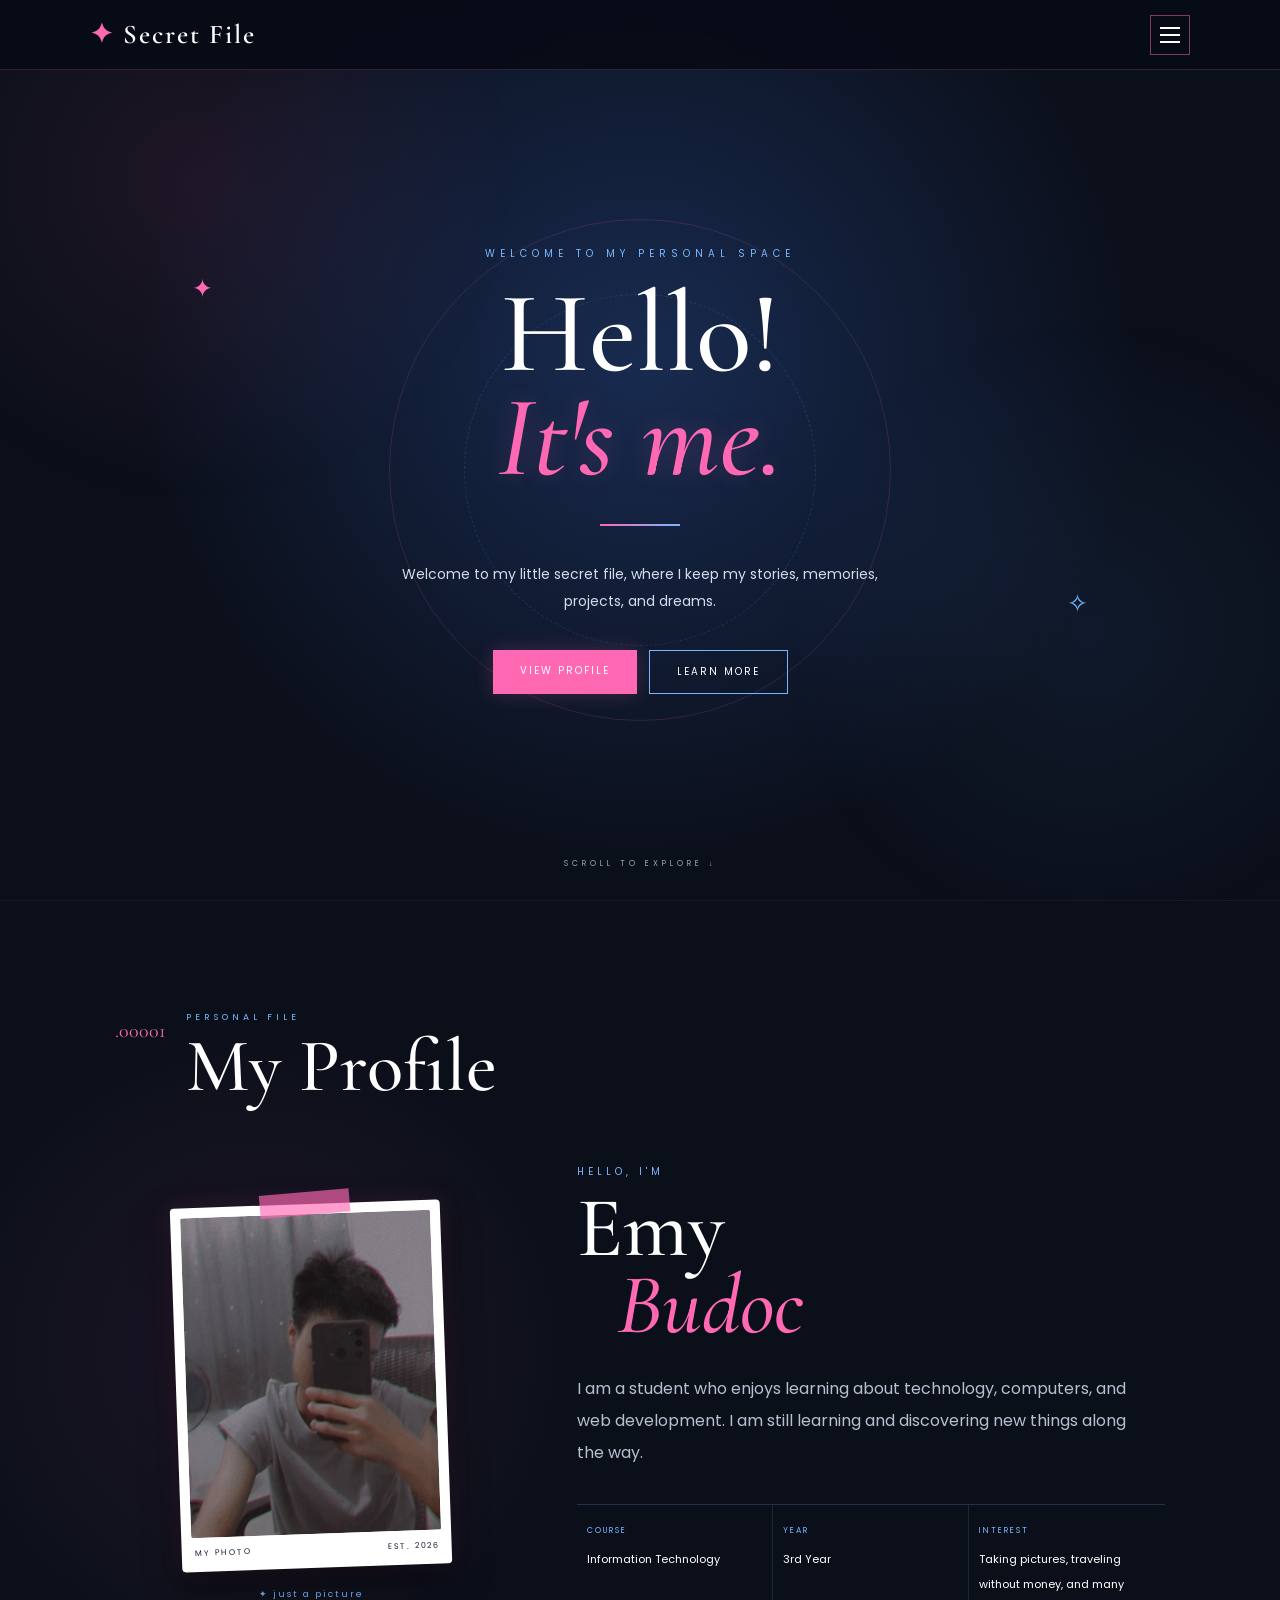
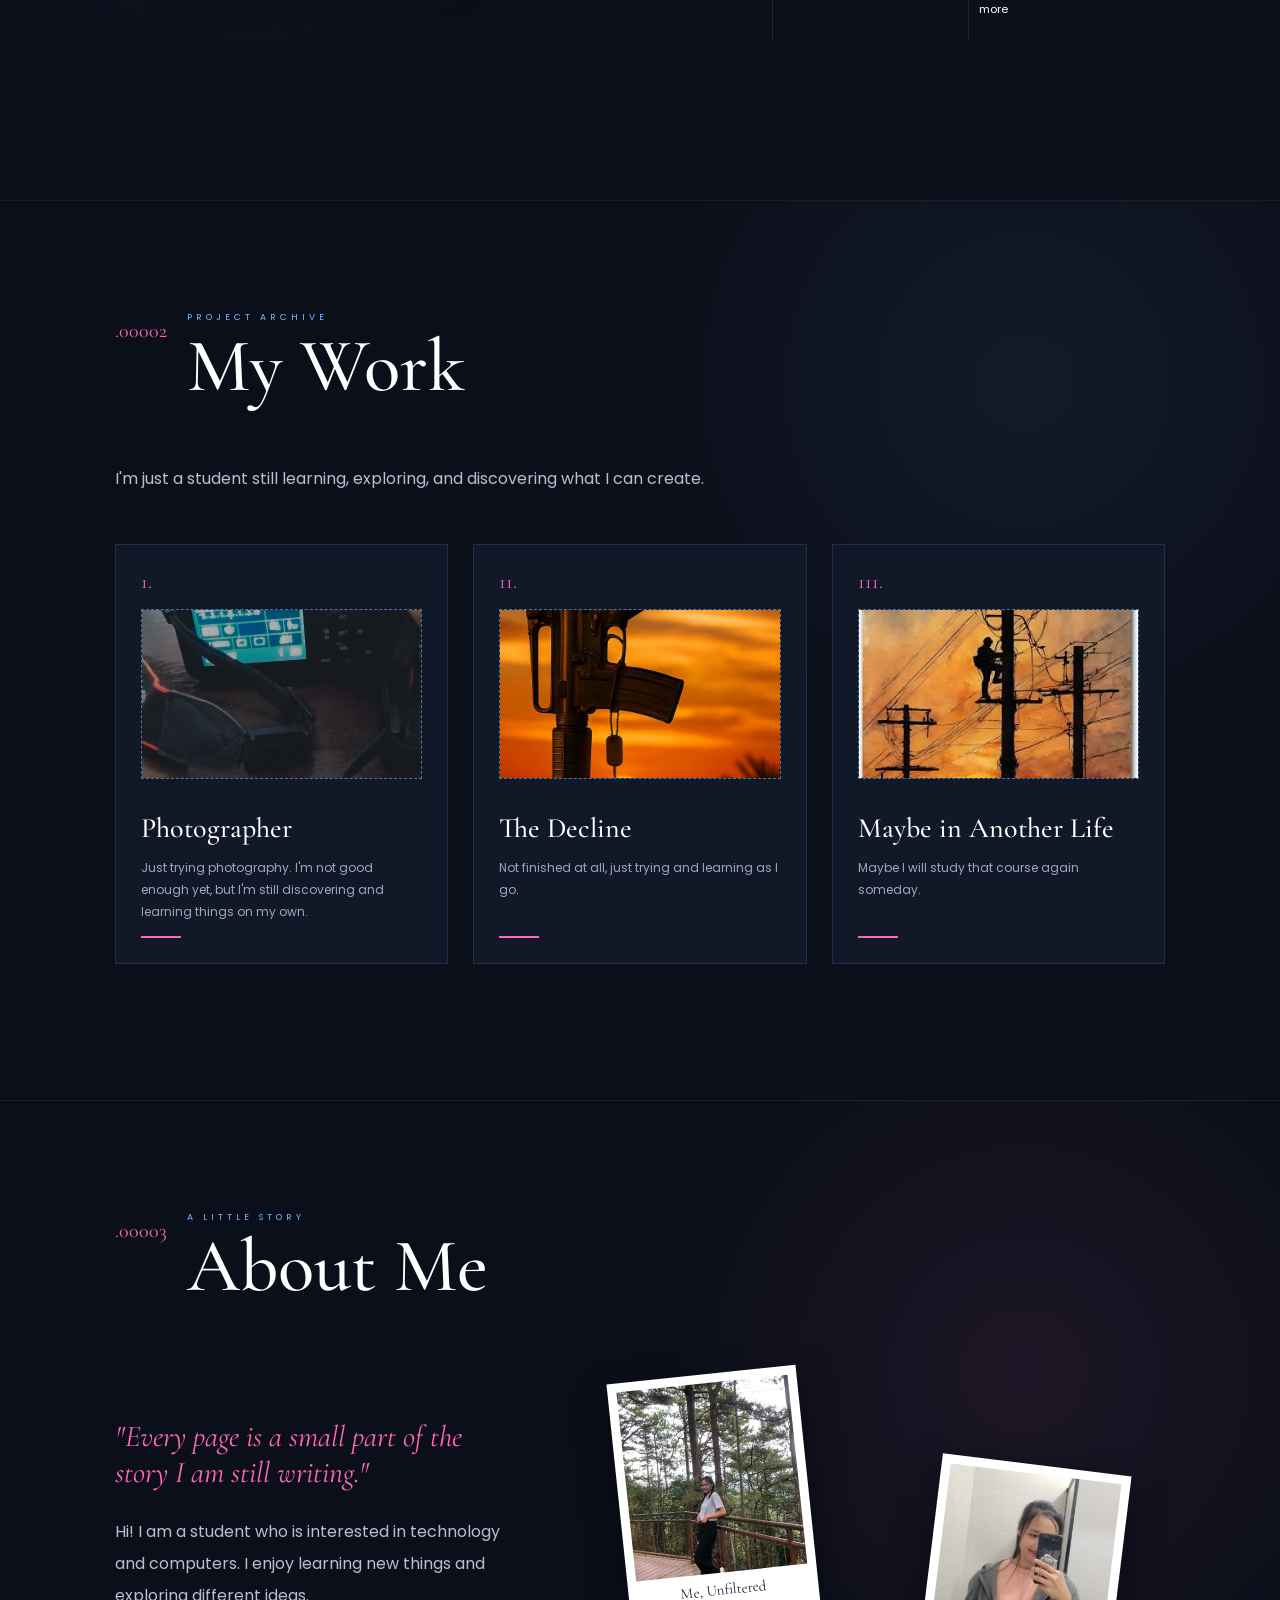
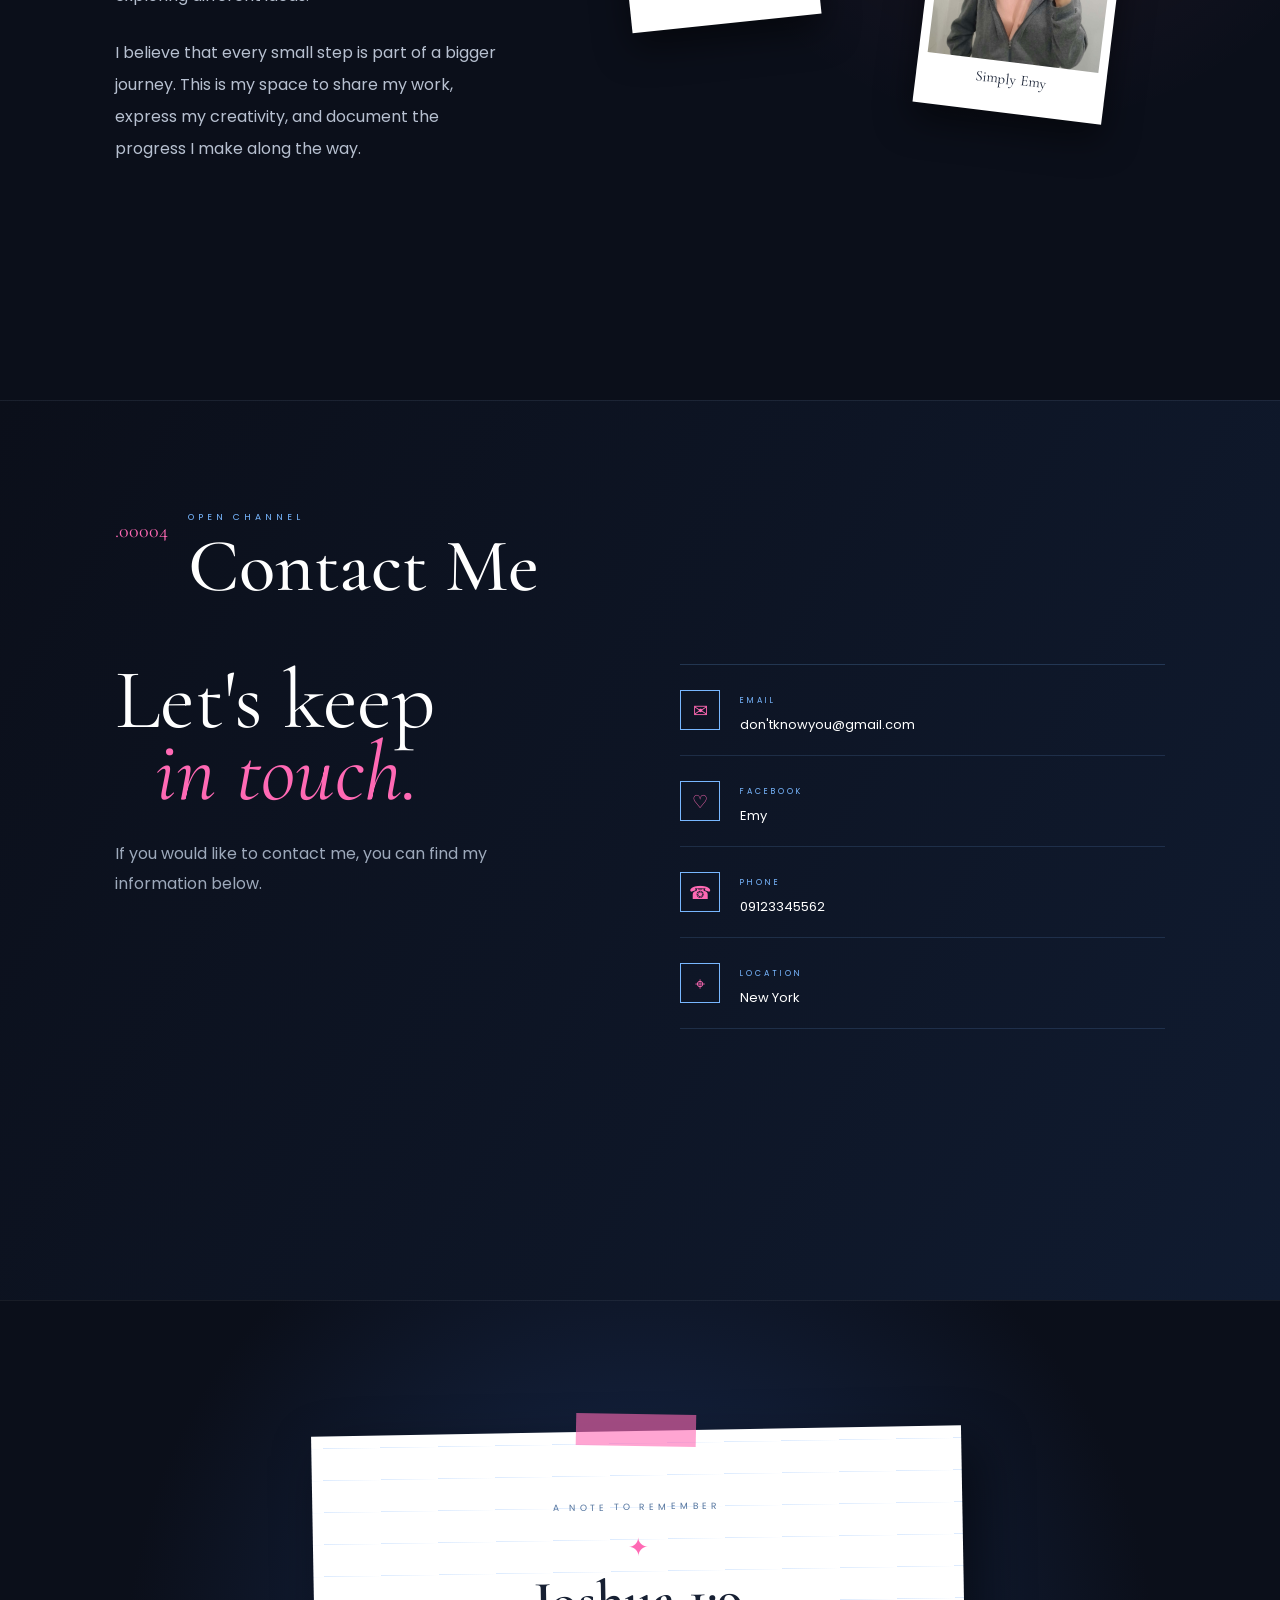
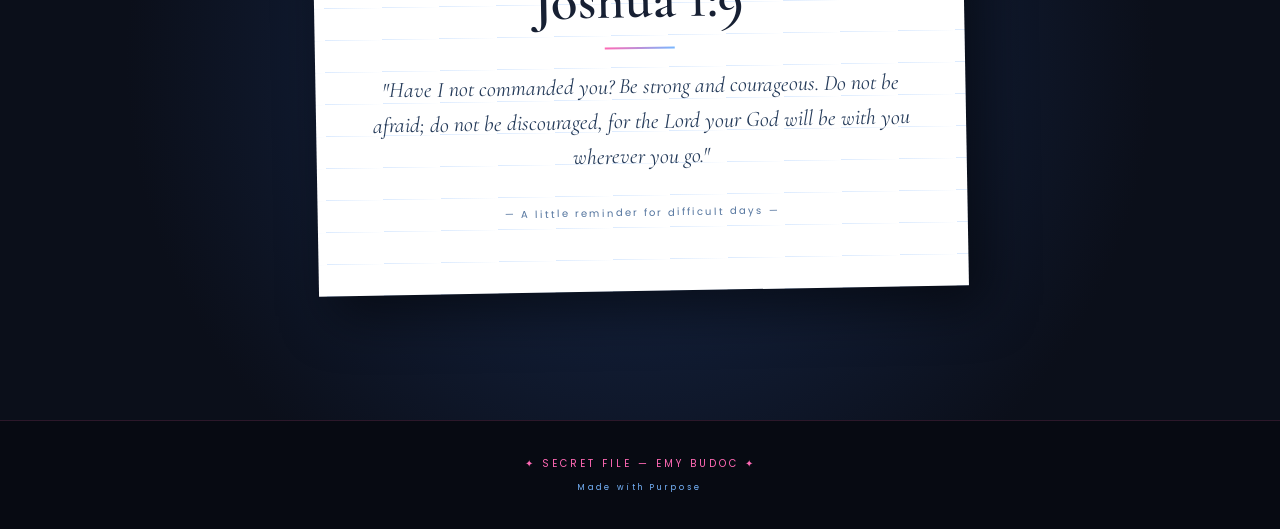
<file: index.html>
<!DOCTYPE html>
<html lang="en">

<head>
    <meta charset="UTF-8">
    <meta name="viewport" content="width=device-width, initial-scale=1.0">
    <title>My Secret File | Emy Budoc</title>

    <!-- External CSS link -->
    <link rel="stylesheet" href="style.css">

    <!-- Google Fonts -->
    <link rel="preconnect" href="https://fonts.googleapis.com">
    <link rel="preconnect" href="https://fonts.gstatic.com" crossorigin>
    <link href="https://fonts.googleapis.com/css2?family=Cormorant+Garamond:wght@400;500;600;700&family=Poppins:wght@300;400;500;600&display=swap" rel="stylesheet">
</head>

<body>

    <!-- ================= HEADER ================= -->
    <header>
        <div class="logo">
            <span>✦</span> Secret File
        </div>

        <!-- Burger Menu -->
        <div class="menu">
            <input type="checkbox" id="burger">
            <label for="burger" class="burger-icon">
                <span></span>
                <span></span>
                <span></span>
            </label>
            <nav>
                <a href="#home">Home</a>
                <a href="#profile">Profile</a>
                <a href="#work">Work</a>
                <a href="#about">About</a>
                <a href="#contact">Contact</a>
                <a href="#note">Note</a>
            </nav>
        </div>
    </header>


    <!-- ================= HOME ================= -->
    <section class="welcome" id="home">
        <div class="home-decoration">✦</div>
        <div class="home-decoration two">✧</div>

        <div class="content">
            <p class="small-title">
                WELCOME TO MY PERSONAL SPACE
            </p>
            <h1>
                Hello! <span>It's me.</span>
            </h1>
            <div class="line"></div>
            <p class="home-text">
                Welcome to my little secret file,
                where I keep my stories, memories,
                projects, and dreams.
            </p>
            <div class="button">
                <a href="#profile" class="watch">
                    View Profile
                </a>
                <a href="#about" class="subscribe">
                    Learn More
                </a>
            </div>
        </div>

        <div class="scroll-text">
            SCROLL TO EXPLORE ↓
        </div>
    </section>


    <!-- ================= PROFILE ================= -->
    <section class="section profile-section" id="profile">
        <div class="section-title">
            <span class="number">.00001</span>
            <div>
                <p class="mini-title">
                    PERSONAL FILE
                </p>
                <h2>
                    My Profile
                </h2>
            </div>
        </div>

        <div class="profile-content">
            <!-- Profile Picture -->
            <div class="profile-picture-area">
                <div class="picture-frame">
                    <div class="tape"></div>
                    <img src="emy.jpg" alt="My Profile Picture">
                    <div class="picture-caption">
                        <span>MY PHOTO</span>
                        <span>EST. 2026</span>
                    </div>
                </div>
                <p class="photo-note">
                    ✦ just a picture
                </p>
            </div>

            <!-- Profile Information -->
            <div class="profile-info">
                <p class="hello">
                    HELLO, I'M
                </p>
                <h3>
                    Emy <span>Budoc</span>
                </h3>
                <p class="profile-description">
                    I am a student who enjoys learning about
                    technology, computers, and web development.
                    I am still learning and discovering new
                    things along the way.
                </p>

                <div class="profile-details">
                    <div class="detail">
                        <span>COURSE</span>
                        <strong>
                            Information Technology
                        </strong>
                    </div>
                    <div class="detail">
                        <span>YEAR</span>
                        <strong>
                            3rd Year
                        </strong>
                    </div>
                    <div class="detail">
                        <span>INTEREST</span>
                        <strong>
                            Taking pictures, traveling without
                            money, and many more
                        </strong>
                    </div>
                </div>
            </div>
        </div>
    </section>


    <!-- ================= WORK ================= -->
    <section class="section work-section" id="work">
        <div class="section-title">
            <span class="number">.00002</span>
            <div>
                <p class="mini-title">
                    PROJECT ARCHIVE
                </p>
                <h2>
                    My Work
                </h2>
            </div>
        </div>

        <p class="section-intro">
            I'm just a student still learning, exploring,
            and discovering what I can create.
        </p>

        <div class="work-container">
            <!-- WORK 01 -->
            <div class="work-card">
                <div class="card-number">
                    1.
                </div>
                <div class="work-photo">
                    <img src="ems.jpg" alt="Photography Project">
                </div>
                <h3>
                    Photographer
                </h3>
                <p>
                    Just trying photography. I'm not good enough
                    yet, but I'm still discovering and learning
                    things on my own.
                </p>
                <span class="card-line"></span>
            </div>

            <!-- WORK 02 -->
            <div class="work-card">
                <div class="card-number">
                    11.
                </div>
                <div class="work-photo">
                    <img src="ttt.jpeg" alt="My Project">
                </div>
                <h3>
                    The Decline
                </h3>
                <p>
                    Not finished at all, just trying and learning
                    as I go.
                </p>
                <span class="card-line"></span>
            </div>

            <!-- WORK 03 -->
            <div class="work-card">
                <div class="card-number">
                    111.
                </div>
                <div class="work-photo">
                    <img src="kkk.jpeg" alt="My Project">
                </div>
                <h3>
                    Maybe in Another Life
                </h3>
                <p>
                    Maybe I will study that course again someday.
                </p>
                <span class="card-line"></span>
            </div>
        </div>
    </section>


    <!-- ================= ABOUT ================= -->
    <section class="section about-section" id="about">
        <div class="section-title">
            <span class="number">.00003</span>
            <div>
                <p class="mini-title">
                    A LITTLE STORY
                </p>
                <h2>
                    About Me
                </h2>
            </div>
        </div>

        <div class="about-content">
            <!-- ABOUT TEXT -->
            <div class="about-text">
                <p class="quote">
                    "Every page is a small part of the
                    story I am still writing."
                </p>
                <p>
                    Hi! I am a student who is interested in
                    technology and computers. I enjoy learning
                    new things and exploring different ideas.
                </p>
                <p>
                    I believe that every small step is part
                    of a bigger journey. This is my space to
                    share my work, express my creativity,
                    and document the progress I make along
                    the way.
                </p>
            </div>

            <!-- ABOUT GALLERY -->
            <div class="about-gallery">
                <!-- PHOTO 01 -->
                <div class="about-photo photo-one">
                    <div class="about-photo-image">
                        <img src="vvv.jpeg" alt="My Favorite Memory">
                    </div>
                    <p>
                        Me, Unfiltered
                    </p>
                </div>

                <!-- PHOTO 02 -->
                <div class="about-photo photo-two">
                    <div class="about-photo-image">
                        <img src="hhh.jpeg" alt="Something I Love">
                    </div>
                    <p>
                        Simply Emy
                    </p>
                </div>
            </div>
        </div>
    </section>


    <!-- ================= CONTACT ================= -->
    <section class="section contact-section" id="contact">
        <div class="section-title">
            <span class="number">.00004</span>
            <div>
                <p class="mini-title">
                    OPEN CHANNEL
                </p>
                <h2>
                    Contact Me
                </h2>
            </div>
        </div>

        <div class="contact-content">
            <!-- CONTACT INTRO -->
            <div class="contact-intro">
                <p class="contact-big">
                    Let's keep<br>
                    <span>in touch.</span>
                </p>
                <p>
                    If you would like to contact me,
                    you can find my information below.
                </p>
            </div>

            <!-- CONTACT INFORMATION -->
            <div class="contact-list">
                <div class="contact-item">
                    <span class="contact-icon">✉</span>
                    <div>
                        <small>EMAIL</small>
                        <p>don'tknowyou@gmail.com</p>
                    </div>
                </div>

                <div class="contact-item">
                    <span class="contact-icon">♡</span>
                    <div>
                        <small>FACEBOOK</small>
                        <p>Emy</p>
                    </div>
                </div>

                <div class="contact-item">
                    <span class="contact-icon">☎</span>
                    <div>
                        <small>PHONE</small>
                        <p>09123345562</p>
                    </div>
                </div>

                <div class="contact-item">
                    <span class="contact-icon">⌖</span>
                    <div>
                        <small>LOCATION</small>
                        <p>New York</p>
                    </div>
                </div>
            </div>
        </div>
    </section>


    <!-- ================= NOTE ================= -->
    <section class="section note-section" id="note">
        <div class="note-paper">
            <div class="paper-tape"></div>
            <p class="note-label">
                A NOTE TO REMEMBER
            </p>
            <div class="note-star">
                ✦
            </div>
            <h2>
                Joshua 1:9
            </h2>
            <div class="note-line"></div>
            <p class="verse">
                "Have I not commanded you? Be strong and courageous.
                Do not be afraid; do not be discouraged, for the
                Lord your God will be with you wherever you go."
            </p>
            <p class="note-footer">
                — A little reminder for difficult days —
            </p>
        </div>
    </section>


    <!-- ================= FOOTER ================= -->
    <footer>
        <p>
            ✦ SECRET FILE — EMY BUDOC ✦
        </p>
        <p class="footer-small">
            Made with Purpose
        </p>
    </footer>

</body>
</html>
</file>
<file: style.css>
/* =====================================================
GENERAL
===================================================== */

* {
  margin: 0;
  padding: 0;
  box-sizing: border-box;
}

html {
  scroll-behavior: smooth;
}

body {
  background: #0b0f1a;
  color: #ffffff;
  font-family: "Poppins", sans-serif;
  overflow-x: hidden;
}

/* Soft background glow */
body::before {
  content: "";
  position: fixed;
  inset: 0;
  pointer-events: none;
  z-index: 999;
  background:
    radial-gradient(
        circle at 15% 20%,
        rgba(255, 105, 180, 0.08),
        transparent 25%
    ),
    radial-gradient(
        circle at 85% 70%,
        rgba(80, 160, 255, 0.08),
        transparent 25%
    );
}

/* =====================================================
HEADER
===================================================== */

header {
  position: fixed;
  top: 0;
  left: 0;
  width: 100%;
  height: 70px;
  padding: 0 7%;
  display: flex;
  align-items: center;
  justify-content: space-between;
  background: rgba(7, 11, 22, 0.92);
  backdrop-filter: blur(12px);
  border-bottom: 1px solid rgba(255, 105, 180, 0.2);
  z-index: 1000;
}

.logo {
  font-family: "Cormorant Garamond", serif;
  font-size: 27px;
  font-weight: 600;
  letter-spacing: 2px;
  color: #ffffff;
}

.logo span {
  color: #ff69b4;
}

/* =====================================================
BURGER MENU
===================================================== */

.menu {
  position: relative;
}

#burger {
  display: none;
}

.burger-icon {
  width: 40px;
  height: 40px;
  display: flex;
  flex-direction: column;
  justify-content: center;
  align-items: center;
  gap: 5px;
  cursor: pointer;
  border: 1px solid rgba(255, 105, 180, 0.5);
  transition: 0.3s;
}

.burger-icon:hover {
  border-color: #ff69b4;
  box-shadow: 0 0 15px rgba(255, 105, 180, 0.25);
}

.burger-icon span {
  width: 20px;
  height: 2px;
  background: #ffffff;
  transition: 0.4s;
}

/* Navigation */
nav {
  position: absolute;
  top: 52px;
  right: 0;
  width: 200px;
  padding: 12px;
  background: #101827;
  border: 1px solid rgba(80, 160, 255, 0.3);
  box-shadow:
    0 20px 50px rgba(0, 0, 0, 0.6),
    0 0 20px rgba(80, 160, 255, 0.08);
  opacity: 0;
  visibility: hidden;
  transform: translateY(-10px);
  transition: 0.3s;
}

nav a {
  display: block;
  padding: 13px 10px;
  color: #ffffff;
  text-decoration: none;
  font-size: 12px;
  letter-spacing: 2px;
  text-transform: uppercase;
  border-bottom: 1px solid rgba(255,255,255,0.07);
  transition: 0.3s;
}

nav a:hover {
  color: #ff69b4;
  padding-left: 20px;
}

#burger:checked ~ nav {
  opacity: 1;
  visibility: visible;
  transform: translateY(0);
}

#burger:checked + .burger-icon span:nth-child(1) {
  transform: translateY(7px) rotate(45deg);
  background: #ff69b4;
}

#burger:checked + .burger-icon span:nth-child(2) {
  opacity: 0;
}

#burger:checked + .burger-icon span:nth-child(3) {
  transform: translateY(-7px) rotate(-45deg);
  background: #ff69b4;
}

/* =====================================================
HOME
===================================================== */

.welcome {
  min-height: 100vh;
  display: flex;
  align-items: center;
  justify-content: center;
  text-align: center;
  position: relative;
  padding: 120px 20px 80px;
  background:
    radial-gradient(
        circle at 50% 40%,
        #182b50,
        #0b0f1a 60%
    );
  overflow: hidden;
}

.welcome::before {
  content: "";
  position: absolute;
  width: 500px;
  height: 500px;
  border: 1px solid rgba(255, 105, 180, 0.15);
  border-radius: 50%;
  animation: rotateCircle 25s linear infinite;
}

.welcome::after {
  content: "";
  position: absolute;
  width: 350px;
  height: 350px;
  border: 1px dashed rgba(80, 160, 255, 0.18);
  border-radius: 50%;
  animation: rotateCircleReverse 18s linear infinite;
}

.content {
  position: relative;
  z-index: 2;
  max-width: 750px;
}

.small-title {
  font-size: 10px;
  letter-spacing: 5px;
  color: #78b7ff;
  margin-bottom: 20px;
}

.content h1 {
  font-family: "Cormorant Garamond", serif;
  font-size: clamp(65px, 10vw, 115px);
  line-height: 0.9;
  font-weight: 500;
  color: #ffffff;
}

.content h1 span {
  display: block;
  color: #ff69b4;
  font-style: italic;
  text-shadow: 0 0 25px rgba(255,105,180,0.2);
}

.line {
  width: 80px;
  height: 2px;
  background: linear-gradient(
    90deg,
    #ff69b4,
    #78b7ff
  );
  margin: 35px auto;
}

.home-text {
  max-width: 520px;
  margin: auto;
  color: #d5dbea;
  font-size: 14px;
  line-height: 1.9;
}

.button {
  margin-top: 35px;
  display: flex;
  justify-content: center;
  gap: 12px;
  flex-wrap: wrap;
}

.button a {
  text-decoration: none;
  padding: 13px 27px;
  font-size: 10px;
  letter-spacing: 2px;
  text-transform: uppercase;
  transition: 0.3s;
}

.watch {
  background: #ff69b4;
  color: #ffffff;
  box-shadow: 0 0 20px rgba(255,105,180,0.2);
}

.watch:hover {
  background: #ff8ac6;
  transform: translateY(-4px);
}

.subscribe {
  border: 1px solid #78b7ff;
  color: #ffffff;
}

.subscribe:hover {
  background: #78b7ff;
  color: #0b0f1a;
  transform: translateY(-4px);
}

.home-decoration {
  position: absolute;
  top: 30%;
  left: 15%;
  font-size: 25px;
  color: #ff69b4;
  animation: floating 4s ease-in-out infinite;
}

.home-decoration.two {
  top: 65%;
  left: auto;
  right: 15%;
  color: #78b7ff;
  animation-delay: 1s;
}

.scroll-text {
  position: absolute;
  bottom: 30px;
  font-size: 8px;
  letter-spacing: 4px;
  color: #8fa0bc;
}

/* =====================================================
SECTIONS
===================================================== */

.section {
  min-height: 100vh;
  padding: 110px 9%;
  position: relative;
  border-top: 1px solid rgba(255,255,255,0.06);
}

.section-title {
  display: flex;
  align-items: flex-start;
  gap: 20px;
  margin-bottom: 60px;
}

.number {
  font-family: "Cormorant Garamond", serif;
  font-size: 20px;
  color: #ff69b4;
  padding-top: 8px;
}

.mini-title {
  font-size: 9px;
  letter-spacing: 4px;
  color: #78b7ff;
  margin-bottom: 5px;
}

.section h2 {
  font-family: "Cormorant Garamond", serif;
  font-size: clamp(45px, 7vw, 75px);
  font-weight: 500;
  line-height: 1;
  color: #ffffff;
}

.section-intro {
  max-width: 650px;
  color: #b7c0d0;
  line-height: 1.9;
  margin-bottom: 50px;
}

/* =====================================================
PROFILE
===================================================== */

.profile-section {
  background:
    radial-gradient(
      circle at 20% 50%,
      rgba(255,105,180,0.08),
      transparent 30%
    ),
    #0b0f1a;
}

.profile-content {
  display: grid;
  grid-template-columns: 0.8fr 1.2fr;
  gap: 70px;
  align-items: center;
}

.profile-picture-area {
  text-align: center;
}

.picture-frame {
  position: relative;
  width: 270px;
  margin: auto;
  padding: 10px;
  background: #ffffff;
  border-radius: 4px;
  box-shadow:
    0 15px 35px rgba(0,0,0,0.5),
    0 0 25px rgba(255,105,180,0.12);
  transform: rotate(-2deg);
  transition: 0.5s;
}

.picture-frame:hover {
  transform: rotate(0deg) scale(1.03);
}

.picture-frame img {
  width: 100%;
  height: 320px;
  object-fit: cover;
  display: block;
  filter: none;
  border-radius: 2px;
  transition: 0.5s;
}

.picture-frame:hover img {
  transform: scale(1.02);
}

.tape {
  position: absolute;
  width: 90px;
  height: 23px;
  top: -12px;
  left: 50%;
  transform: translateX(-50%) rotate(-3deg);
  background: rgba(255,105,180,0.65);
  z-index: 2;
}

.picture-caption {
  display: flex;
  justify-content: space-between;
  color: #172033;
  font-size: 8px;
  letter-spacing: 2px;
  padding: 10px 3px 2px;
}

.photo-note {
  margin-top: 20px;
  color: #78b7ff;
  font-size: 9px;
  letter-spacing: 2px;
}

/* Profile Text */
.hello {
  color: #78b7ff;
  font-size: 10px;
  letter-spacing: 4px;
  margin-bottom: 10px;
}

.profile-info h3 {
  font-family: "Cormorant Garamond", serif;
  font-size: clamp(55px, 7vw, 85px);
  font-weight: 500;
  line-height: 0.9;
  margin-bottom: 30px;
  color: #ffffff;
}

.profile-info h3 span {
  display: block;
  color: #ff69b4;
  font-style: italic;
  margin-left: 40px;
}

.profile-description {
  color: #b7c0d0;
  line-height: 2;
  max-width: 570px;
  margin-bottom: 35px;
}

.profile-details {
  display: grid;
  grid-template-columns: repeat(3, 1fr);
  border-top: 1px solid rgba(120,183,255,0.2);
}

.detail {
  padding: 20px 10px;
  border-right: 1px solid rgba(120,183,255,0.15);
}

.detail:last-child {
  border: none;
}

.detail span {
  display: block;
  color: #78b7ff;
  font-size: 8px;
  letter-spacing: 2px;
  margin-bottom: 8px;
}

.detail strong {
  font-size: 11px;
  font-weight: 400;
  color: #ffffff;
}

/* =====================================================
WORK
===================================================== */

.work-section {
  background:
    radial-gradient(
      circle at 80% 20%,
      rgba(120,183,255,0.07),
      transparent 30%
    ),
    #0b0f1a;
}

.work-container {
  display: grid;
  grid-template-columns: repeat(3, 1fr);
  gap: 25px;
}

.work-card {
  position: relative;
  padding: 25px;
  min-height: 420px;
  background: #111827;
  border: 1px solid rgba(120,183,255,0.15);
  transition: 0.4s;
  overflow: hidden;
}

.work-card:hover {
  transform: translateY(-10px);
  border-color: #ff69b4;
  box-shadow:
    0 20px 40px rgba(0,0,0,0.4),
    0 0 20px rgba(255,105,180,0.08);
}

.card-number {
  color: #ff69b4;
  font-family: "Cormorant Garamond", serif;
  font-size: 20px;
  margin-bottom: 15px;
}

.work-photo img {
  width: 100%;
  height: 170px;
  object-fit: cover;
  border: 1px dashed #52739d;
  margin-bottom: 25px;
}

.work-card h3 {
  font-family: "Cormorant Garamond", serif;
  font-size: 28px;
  font-weight: 500;
  color: #ffffff;
  margin-bottom: 12px;
}

.work-card p {
  color: #9da9bb;
  font-size: 12px;
  line-height: 1.8;
}

.card-line {
  position: absolute;
  bottom: 25px;
  left: 25px;
  width: 40px;
  height: 2px;
  background: #ff69b4;
}

/* =====================================================
ABOUT
===================================================== */

.about-section {
  background:
    radial-gradient(
      circle at 80% 30%,
      rgba(255,105,180,0.08),
      transparent 30%
    ),
    #0b0f1a;
}

.about-content {
  display: grid;
  grid-template-columns: 0.8fr 1.2fr;
  gap: 60px;
  align-items: center;
}

.about-text {
  color: #b7c0d0;
  line-height: 2;
}

.about-text p {
  margin-bottom: 25px;
}

.about-text .quote {
  font-family: "Cormorant Garamond", serif;
  font-size: 30px;
  line-height: 1.2;
  color: #ff69b4;
  font-style: italic;
}

/* About Pictures */
.about-gallery {
  position: relative;
  min-height: 480px;
}

.about-photo {
  position: absolute;
  width: 190px;
  padding: 9px 9px 25px;
  background: #ffffff;
  color: #172033;
  box-shadow: 0 15px 35px rgba(0,0,0,0.5);
  transition: 0.5s;
}

.about-photo:hover {
  z-index: 10;
  transform: rotate(0deg) scale(1.06) !important;
}

.photo-one {
  top: 10px;
  left: 8%;
  transform: rotate(-6deg);
}

.photo-two {
  top: 100px;
  right: 8%;
  transform: rotate(7deg);
}

.photo-three {
  bottom: 10px;
  left: 28%;
  transform: rotate(-3deg);
}

.about-photo-image img {
  width: 100%;
  height: 190px;
  object-fit: cover;
  display: block;
}

.about-photo p {
  font-family: "Cormorant Garamond", serif;
  font-size: 15px;
  text-align: center;
  margin-top: 8px;
}

/* =====================================================
CONTACT
===================================================== */

.contact-section {
  background:
    linear-gradient(
      120deg,
      #0b0f1a,
      #101b30
    );
}

.contact-content {
  display: grid;
  grid-template-columns: 1fr 1fr;
  gap: 80px;
}

.contact-big {
  font-family: "Cormorant Garamond", serif;
  font-size: clamp(55px, 7vw, 85px);
  line-height: 0.85;
  margin-bottom: 30px;
}

.contact-big span {
  color: #ff69b4;
  font-style: italic;
  margin-left: 40px;
}

.contact-intro > p:last-child {
  max-width: 400px;
  color: #9da9bb;
  line-height: 1.9;
}

.contact-list {
  border-top: 1px solid rgba(120,183,255,0.2);
}

.contact-item {
  display: flex;
  gap: 20px;
  align-items: center;
  padding: 20px 0;
  border-bottom: 1px solid rgba(120,183,255,0.15);
  transition: 0.3s;
}

.contact-item:hover {
  padding-left: 15px;
}

.contact-icon {
  width: 40px;
  height: 40px;
  display: flex;
  align-items: center;
  justify-content: center;
  border: 1px solid #78b7ff;
  color: #ff69b4;
  font-size: 18px;
}

.contact-item small {
  color: #78b7ff;
  font-size: 8px;
  letter-spacing: 3px;
}

.contact-item p {
  color: #ffffff;
  font-size: 13px;
  margin-top: 5px;
}

/* =====================================================
NOTE
===================================================== */

.note-section {
  min-height: 80vh;
  display: flex;
  align-items: center;
  justify-content: center;
  background:
    radial-gradient(
        circle,
        #182b50,
        #0b0f1a 70%
    );
}

.note-paper {
  position: relative;
  width: min(650px, 90vw);
  padding: 70px 55px;
  background:
    repeating-linear-gradient(
        0deg,
        #ffffff,
        #ffffff 31px,
        #dbeafe 32px
    );
  color: #172033;
  box-shadow: 15px 20px 50px rgba(0,0,0,0.5);
  transform: rotate(-1deg);
}

.paper-tape {
  position: absolute;
  top: -17px;
  left: 50%;
  transform: translateX(-50%) rotate(2deg);
  width: 120px;
  height: 32px;
  background: rgba(255,105,180,0.6);
}

.note-label {
  font-size: 9px;
  letter-spacing: 4px;
  color: #52739d;
  text-align: center;
  margin-bottom: 15px;
}

.note-star {
  text-align: center;
  color: #ff69b4;
  font-size: 25px;
  margin-bottom: 5px;
}

.note-paper h2 {
  font-family: "Cormorant Garamond", serif;
  font-size: 55px;
  font-weight: 600;
  text-align: center;
  color: #172033;
}

.note-line {
  width: 70px;
  height: 2px;
  background: linear-gradient(
    90deg,
    #ff69b4,
    #78b7ff
  );
  margin: 20px auto;
}

.verse {
  font-family: "Cormorant Garamond", serif;
  font-size: 22px;
  line-height: 1.6;
  text-align: center;
  font-style: italic;
  color: #253b5a;
}

.note-footer {
  text-align: center;
  font-size: 10px;
  letter-spacing: 2px;
  margin-top: 30px;
  color: #52739d;
}

/* =====================================================
FOOTER
===================================================== */

footer {
  padding: 35px 20px;
  text-align: center;
  border-top: 1px solid rgba(255,105,180,0.15);
  background: #070a12;
}

footer p {
  color: #ff69b4;
  font-size: 10px;
  letter-spacing: 3px;
}

.footer-small {
  margin-top: 10px;
  color: #78b7ff !important;
  font-size: 8px !important;
}

/* =====================================================
ANIMATIONS
===================================================== */

@keyframes floating {
  0%, 100% { transform: translateY(0); }
  50% { transform: translateY(-18px); }
}

@keyframes rotateCircle {
  from { transform: rotate(0deg); }
  to { transform: rotate(360deg); }
}

@keyframes rotateCircleReverse {
  from { transform: rotate(360deg); }
  to { transform: rotate(0deg); }
}

/* =====================================================
RESPONSIVE: TABLET & PHONE
===================================================== */

@media (max-width: 900px) {
  .section {
    padding: 100px 7%;
  }

  .profile-content {
    grid-template-columns: 1fr;
    gap: 60px;
  }

  .profile-info {
    text-align: center;
  }

  .profile-description {
    margin-left: auto;
    margin-right: auto;
  }

  .profile-details {
    text-align: left;
  }

  .work-container {
    grid-template-columns: 1fr 1fr;
  }

  .about-content {
    grid-template-columns: 1fr;
  }

  .about-text {
    text-align: center;
  }

  .about-gallery {
    min-height: 520px;
    max-width: 600px;
    width: 100%;
    margin: auto;
  }

  .contact-content {
    grid-template-columns: 1fr;
    gap: 60px;
  }
}

@media (max-width: 600px) {
  header {
    height: 65px;
    padding: 0 6%;
  }

  .logo {
    font-size: 21px;
  }

  .welcome {
    padding-left: 20px;
    padding-right: 20px;
  }

  .content h1 {
    font-size: 70px;
  }

  .small-title {
    font-size: 8px;
    letter-spacing: 3px;
  }

  .home-text {
    font-size: 13px;
  }

  .section {
    padding: 90px 6%;
  }

  .section-title {
    margin-bottom: 45px;
  }

  .section h2 {
    font-size: 50px;
  }

  .picture-frame {
    width: 220px;
  }

  .picture-frame img {
    height: 270px;
  }

  .profile-info h3 {
    font-size: 65px;
  }

  .profile-info h3 span {
    margin-left: 0;
  }

  .profile-details {
    grid-template-columns: 1fr;
  }

  .detail {
    border-right: none;
    border-bottom: 1px solid rgba(120,183,255,0.15);
  }

  /* HORIZONTAL TOUCH SCROLLING FOR WORK CARDS ON MOBILE */
  .work-container {
    display: flex;
    flex-wrap: nowrap;
    gap: 20px;
    overflow-x: auto;
    -webkit-overflow-scrolling: touch;
    scrollbar-width: none;
    padding-bottom: 15px;
  }

  .work-container::-webkit-scrollbar {
    display: none;
  }

  .work-card {
    min-width: 280px;
    max-width: 300px;
    flex-shrink: 0;
    min-height: 400px;
  }

  .about-gallery {
    min-height: 600px;
  }

  .about-photo {
    width: 160px;
  }

  .photo-one {
    left: 0;
  }

  .photo-two {
    right: 0;
    top: 130px;
  }

  .photo-three {
    left: 18%;
    bottom: 20px;
  }

  .contact-big {
    font-size: 65px;
  }

  .note-paper {
    padding: 60px 25px;
  }

  .note-paper h2 {
    font-size: 48px;
  }

  .verse {
    font-size: 19px;
  }
}
</file>
